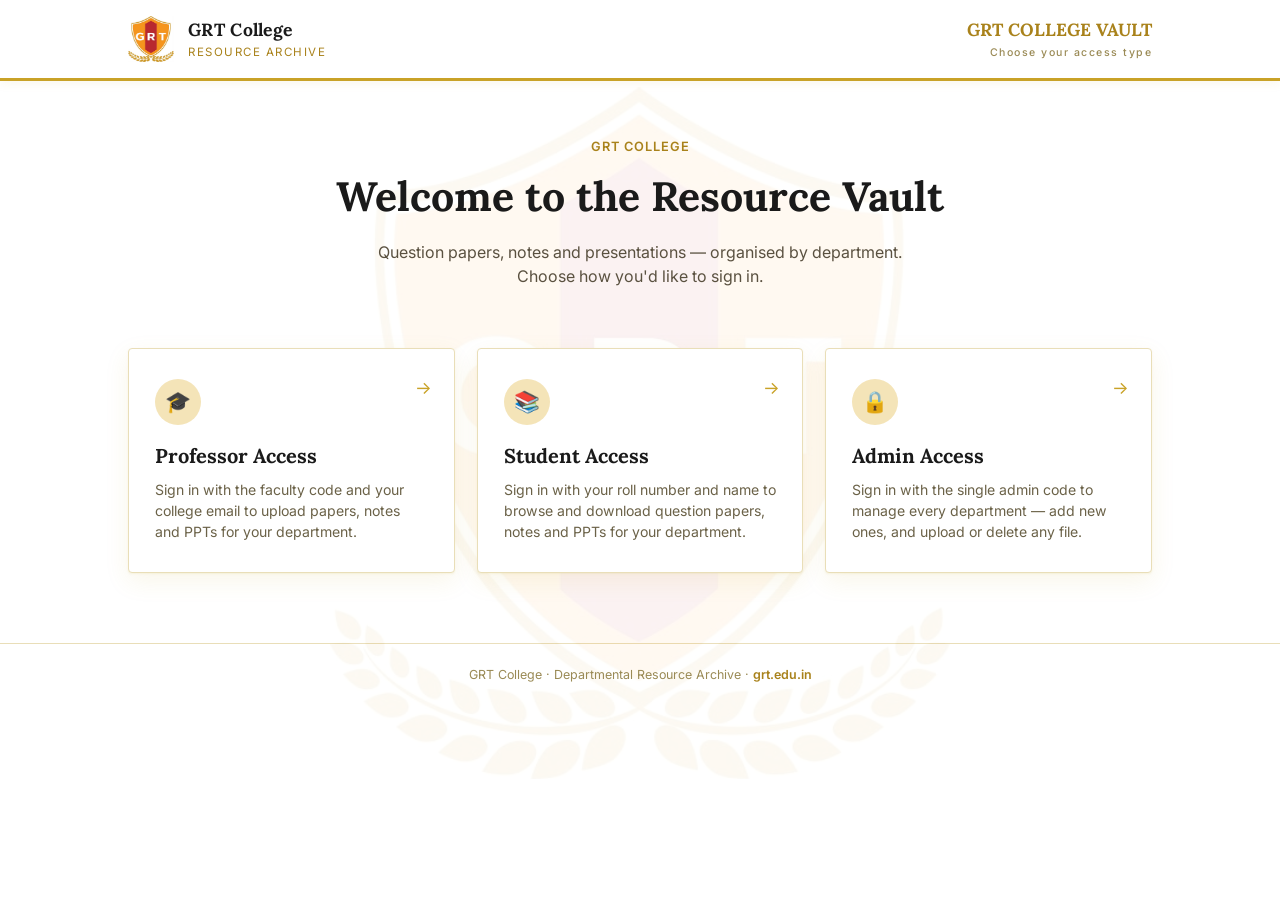
<file: grt-vault/index.html>
<!DOCTYPE html>
<html lang="en">
<head>
<meta charset="UTF-8">
<meta name="viewport" content="width=device-width, initial-scale=1.0">
<title>GRT College — StudyHub</title>
<link rel="icon" href="assets/logo.png">
<link rel="stylesheet" href="css/style.css">
</head>
<body>

<div id="header-mount"></div>

<main class="wrap">
  <section class="hero">
    <div class="eyebrow">GRT COLLEGE</div>
    <h1>Welcome to the Resource Vault</h1>
    <p>Question papers, notes and presentations — organised by department. Choose how you'd like to sign in.</p>
  </section>

  <div class="access-grid">
    <a class="access-card" href="professor-login.html">
      <div class="access-arrow">&rarr;</div>
      <div class="access-icon">&#127891;</div>
      <div class="access-title">Professor Access</div>
      <div class="access-desc">Sign in with the faculty code and your college email to upload papers, notes and PPTs for your department.</div>
    </a>

    <a class="access-card" href="student-login.html">
      <div class="access-arrow">&rarr;</div>
      <div class="access-icon">&#128218;</div>
      <div class="access-title">Student Access</div>
      <div class="access-desc">Sign in with your roll number and name to browse and download question papers, notes and PPTs for your department.</div>
    </a>

    <a class="access-card" href="admin-login.html">
      <div class="access-arrow">&rarr;</div>
      <div class="access-icon">&#128274;</div>
      <div class="access-title">Admin Access</div>
      <div class="access-desc">Sign in with the single admin code to manage every department — add new ones, and upload or delete any file.</div>
    </a>
  </div>
</main>

<div id="footer-mount"></div>

<script src="js/data.js"></script>
<script src="js/app.js"></script>
<script>
  renderHeader(document.getElementById("header-mount"), { label: "GRT COLLEGE VAULT", sub: "Choose your access type" });
  renderFooter(document.getElementById("footer-mount"));
</script>
</body>
</html>
</file>
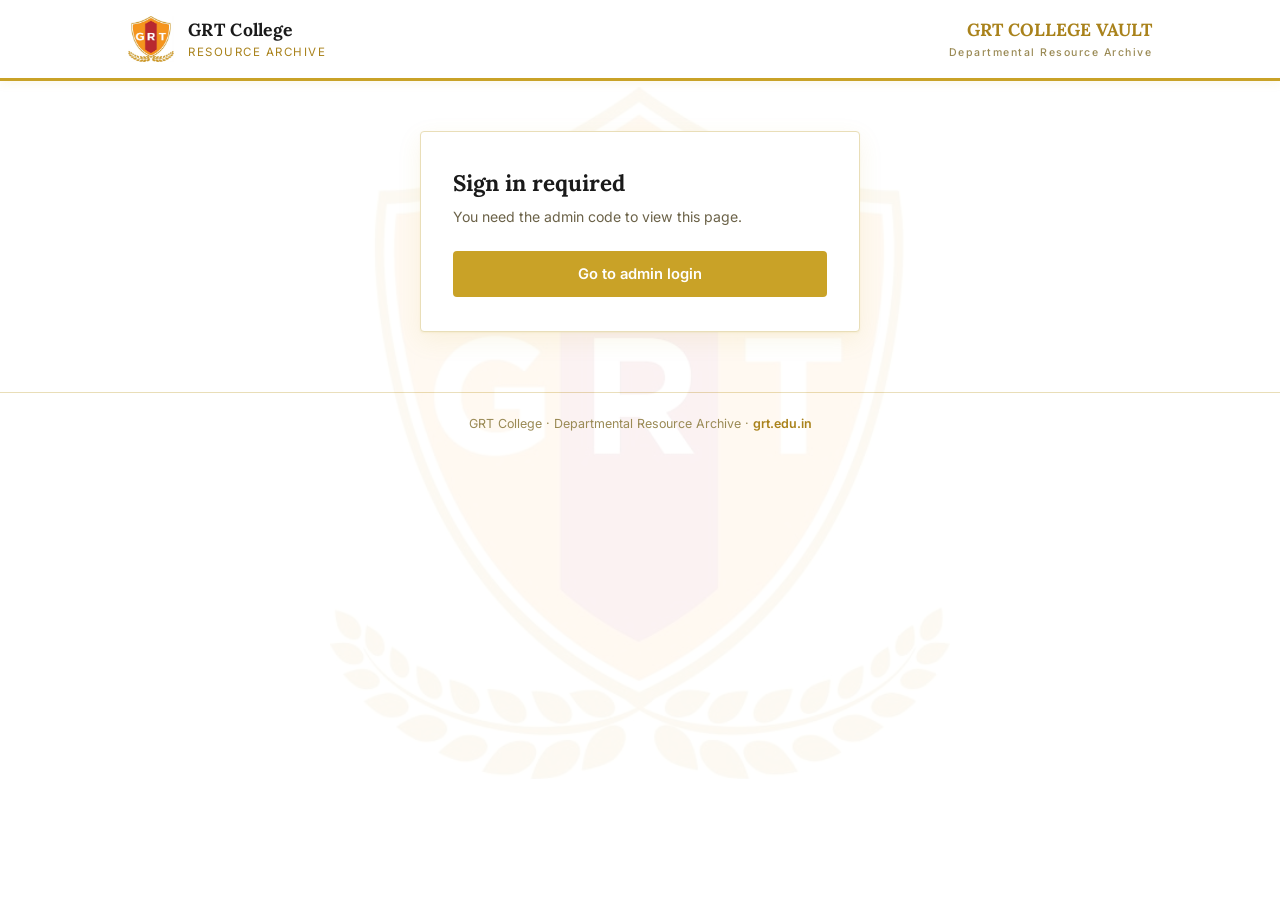
<file: grt-vault/admin-dashboard.html>
<!DOCTYPE html>
<html lang="en">
<head>
<meta charset="UTF-8">
<meta name="viewport" content="width=device-width, initial-scale=1.0">
<title>Admin Dashboard — GRT College Vault</title>
<link rel="icon" href="assets/logo.png">
<link rel="stylesheet" href="css/style.css">
</head>
<body>

<div id="header-mount"></div>

<main class="wrap" id="page-content"></main>

<div id="footer-mount"></div>

<script src="js/data.js"></script>
<script src="js/app.js"></script>
<script>
  const content = document.getElementById("page-content");

  if(getRole() !== "admin"){
    renderHeader(document.getElementById("header-mount"), { label: "GRT COLLEGE VAULT" });
    renderFooter(document.getElementById("footer-mount"));
    content.innerHTML = `
      <div class="panel">
        <h1>Sign in required</h1>
        <p class="sub">You need the admin code to view this page.</p>
        <a class="btn btn-primary btn-block" href="admin-login.html">Go to admin login</a>
      </div>
    `;
  } else {
    renderHeader(document.getElementById("header-mount"), {
      label: "ADMIN DASHBOARD",
      sub: "Full control over every department",
      showLogout: true
    });
    renderFooter(document.getElementById("footer-mount"));

    content.innerHTML = `
      <section class="vault-hero">
        <span class="stamp">ADMIN ACCESS</span>
        <h1>Admin Dashboard</h1>
        <p class="sub">Add new departments below, or open any department to upload and delete its papers, notes and PPTs.</p>
      </section>

      <div class="upload-panel">
        <h2>Add a new department</h2>
        <div class="form-error" id="dept-error"></div>
        <div class="form-success" id="dept-success"></div>
        <form id="dept-form">
          <div class="upload-grid">
            <div class="field">
              <label for="dept-short">Short name</label>
              <input type="text" id="dept-short" placeholder="e.g. CIVIL" required>
            </div>
            <div class="field" style="grid-column: span 2;">
              <label for="dept-full">Full name</label>
              <input type="text" id="dept-full" placeholder="e.g. Civil Engineering" required>
            </div>
            <div style="grid-column: 1 / -1;">
              <button type="submit" class="btn btn-primary">Add department</button>
            </div>
          </div>
        </form>
      </div>

      <div class="section-title">All departments</div>
      <div class="dept-list" id="dept-list"></div>
    `;

    function refreshDeptList(){
      const listMount = document.getElementById("dept-list");
      const depts = getDepartments();
      listMount.innerHTML = depts.map(d => `
        <div class="dept-list-row">
          <div>
            <div class="dl-name">${escapeHtml(d.short)}</div>
            <div class="dl-full">${escapeHtml(d.name)}</div>
          </div>
          <div style="display:flex; gap:8px;">
            <a class="btn btn-ghost btn-small" href="resource-select.html?dept=${d.slug}&role=admin">Manage files</a>
            ${isCustomDepartment(d.slug) ? `<button class="btn btn-danger" data-remove="${d.slug}">Remove</button>` : ""}
          </div>
        </div>
      `).join("");

      listMount.querySelectorAll("[data-remove]").forEach(btn => {
        btn.addEventListener("click", () => {
          const slug = btn.getAttribute("data-remove");
          if(confirm("Remove this department and everything uploaded to it? This can't be undone.")){
            removeDepartment(slug);
            refreshDeptList();
          }
        });
      });
    }
    refreshDeptList();

    const deptForm = document.getElementById("dept-form");
    const deptError = document.getElementById("dept-error");
    const deptSuccess = document.getElementById("dept-success");

    deptForm.addEventListener("submit", (e) => {
      e.preventDefault();
      deptError.style.display = "none";
      deptSuccess.style.display = "none";

      const short = document.getElementById("dept-short").value;
      const full = document.getElementById("dept-full").value;
      const result = addDepartment(short, full);

      if(!result.ok){
        deptError.textContent = result.error;
        deptError.style.display = "block";
        return;
      }

      deptSuccess.textContent = `${short} added successfully.`;
      deptSuccess.style.display = "block";
      deptForm.reset();
      refreshDeptList();
    });
  }
</script>
</body>
</html>
</file>
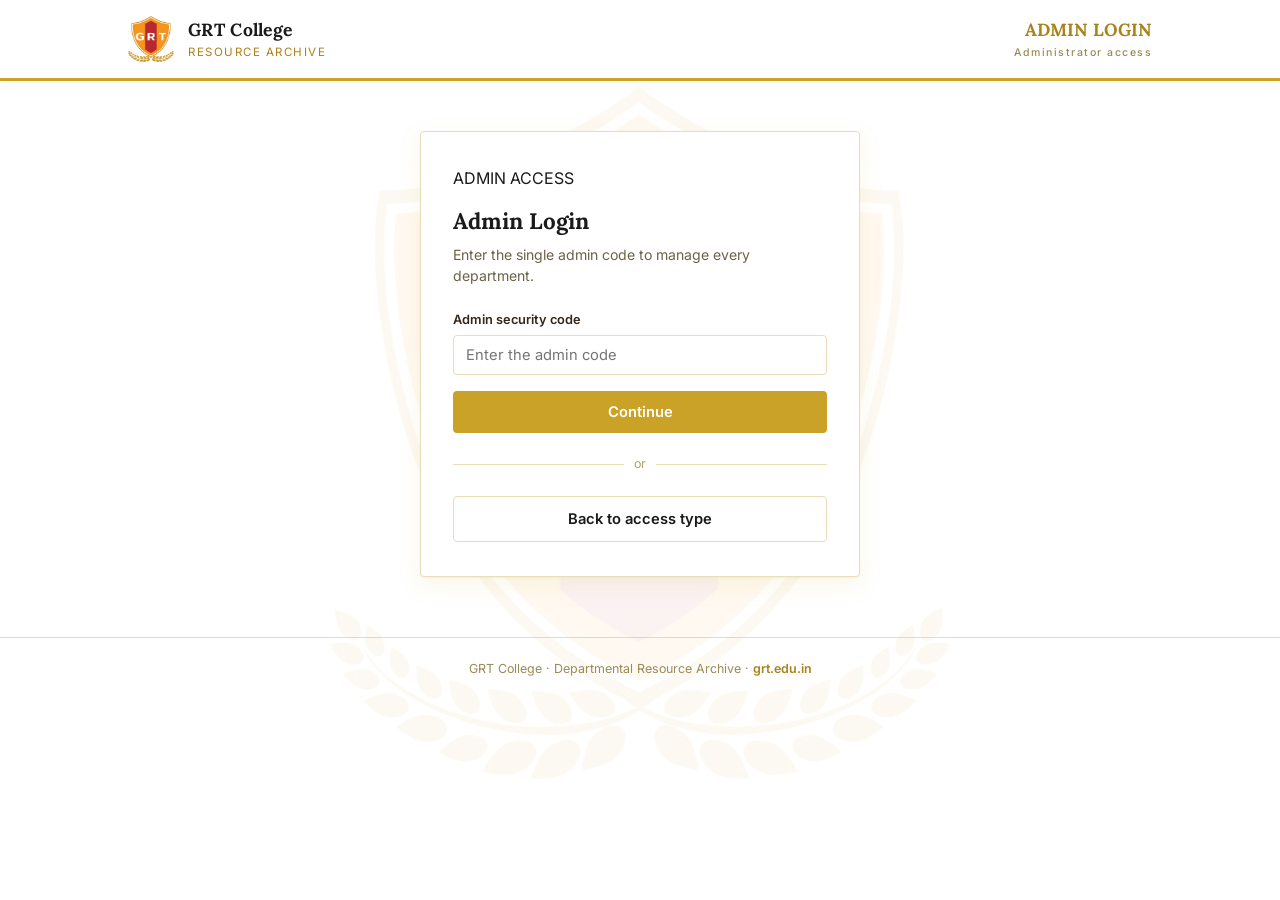
<file: grt-vault/admin-login.html>
<!DOCTYPE html>
<html lang="en">
<head>
<meta charset="UTF-8">
<meta name="viewport" content="width=device-width, initial-scale=1.0">
<title>Admin Login — GRT College Vault</title>
<link rel="icon" href="assets/logo.png">
<link rel="stylesheet" href="css/style.css">
</head>
<body>

<div id="header-mount"></div>

<main class="wrap">
  <div class="panel">
    <span class="stamp">ADMIN ACCESS</span>
    <h1 style="margin-top:14px;">Admin Login</h1>
    <p class="sub">Enter the single admin code to manage every department.</p>

    <div class="form-error" id="form-error"></div>

    <form id="login-form">
      <div class="field">
        <label for="admin-code">Admin security code</label>
        <input type="password" id="admin-code" placeholder="Enter the admin code" required>
      </div>
      <button type="submit" class="btn btn-primary btn-block">Continue</button>
    </form>

    <div class="divider">or</div>
    <a class="btn btn-outline btn-block" href="index.html">Back to access type</a>
  </div>
</main>

<div id="footer-mount"></div>

<script src="js/data.js"></script>
<script src="js/app.js"></script>
<script>
  renderHeader(document.getElementById("header-mount"), { label: "ADMIN LOGIN", sub: "Administrator access" });
  renderFooter(document.getElementById("footer-mount"));

  const form = document.getElementById("login-form");
  const errorBox = document.getElementById("form-error");

  form.addEventListener("submit", (e) => {
    e.preventDefault();
    const entered = document.getElementById("admin-code").value.trim();

    if(entered !== ADMIN_CODE){
      errorBox.textContent = "That admin code isn't right.";
      errorBox.style.display = "block";
      return;
    }

    setAdminLoggedIn();
    window.location.href = "admin-dashboard.html";
  });
</script>
</body>
</html>
</file>
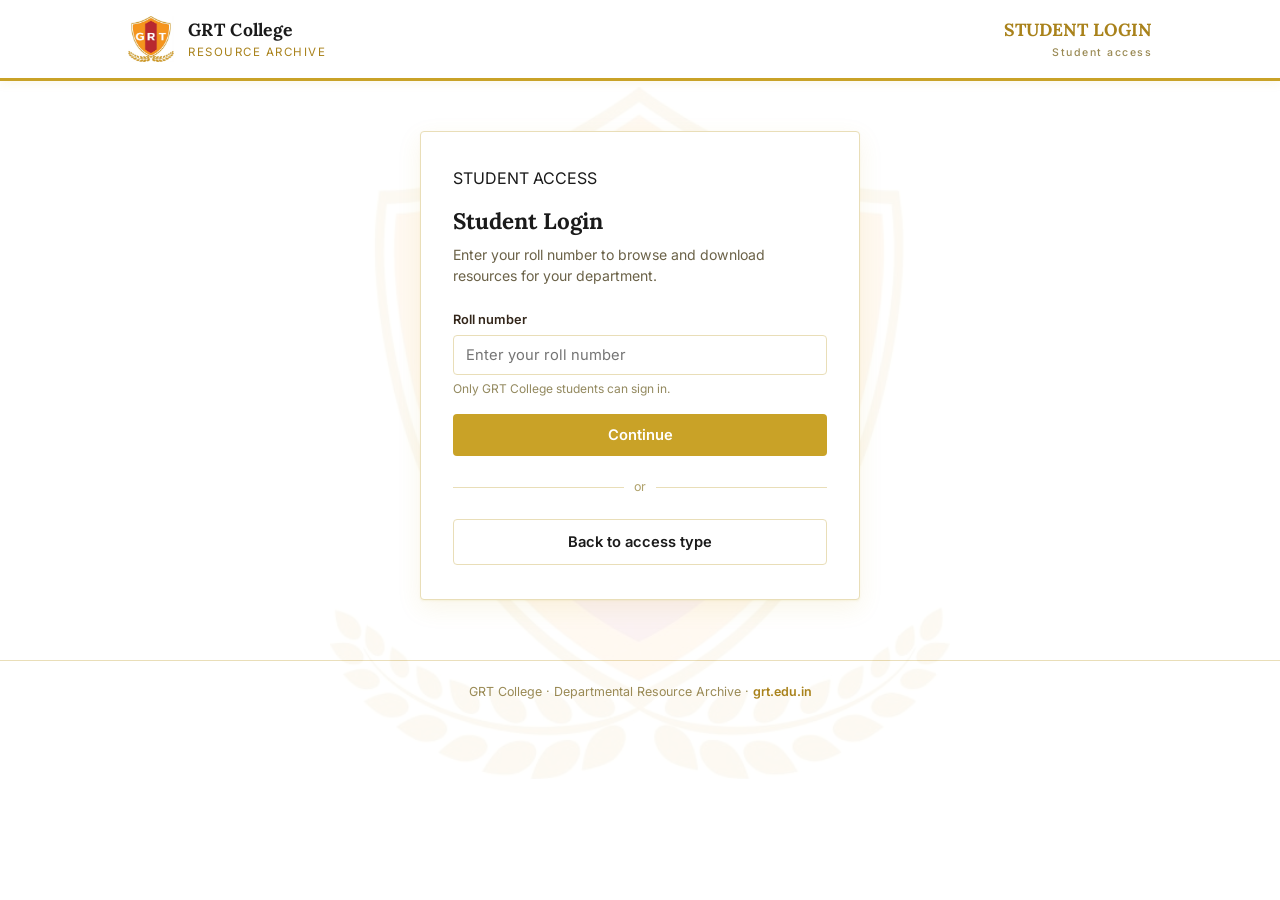
<file: grt-vault/department-select.html>
<!DOCTYPE html>
<html lang="en">
<head>
<meta charset="UTF-8">
<meta name="viewport" content="width=device-width, initial-scale=1.0">
<title>Choose Department — GRT College Vault</title>
<link rel="icon" href="assets/logo.png">
<link rel="stylesheet" href="css/style.css">
</head>
<body>

<div id="header-mount"></div>

<main class="wrap" id="page-content">
  <section class="hero">
    <div class="eyebrow" id="eyebrow-label">GRT COLLEGE</div>
    <h1>Choose your department</h1>
    <p id="hero-copy">Pick a department to continue.</p>
  </section>

  <div class="dept-grid" id="dept-grid"></div>
</main>

<div id="footer-mount"></div>

<script src="js/data.js"></script>
<script src="js/app.js"></script>
<script>
  const role = qs("role") === "professor" ? "professor" : "student";

  if(role === "professor" && getRole() !== "professor"){
    window.location.href = "professor-login.html";
  } else if(role === "student" && getRole() !== "student"){
    window.location.href = "student-login.html";
  } else {
    const isProfessor = role === "professor";

    renderHeader(document.getElementById("header-mount"), {
      label: isProfessor ? "FACULTY UPLOAD DESK" : "STUDENT ACCESS",
      sub: isProfessor ? `Signed in as ${getProfessorEmail()}` : `Signed in as ${getStudentRoll()}`,
      showLogout: true
    });
    renderFooter(document.getElementById("footer-mount"));

    document.getElementById("eyebrow-label").textContent = isProfessor ? "FACULTY ACCESS" : "STUDENT ACCESS";
    document.getElementById("hero-copy").textContent = isProfessor
      ? "Choose the department you teach in to upload papers, notes and PPTs."
      : "Choose your department to browse and download question papers, notes and PPTs.";

    renderDeptGrid(document.getElementById("dept-grid"), getDepartments(), (d) => {
      return isProfessor
        ? `resource-select.html?dept=${d.slug}&role=professor`
        : `resource-select.html?dept=${d.slug}&role=student`;
    });
  }
</script>
</body>
</html>
</file>
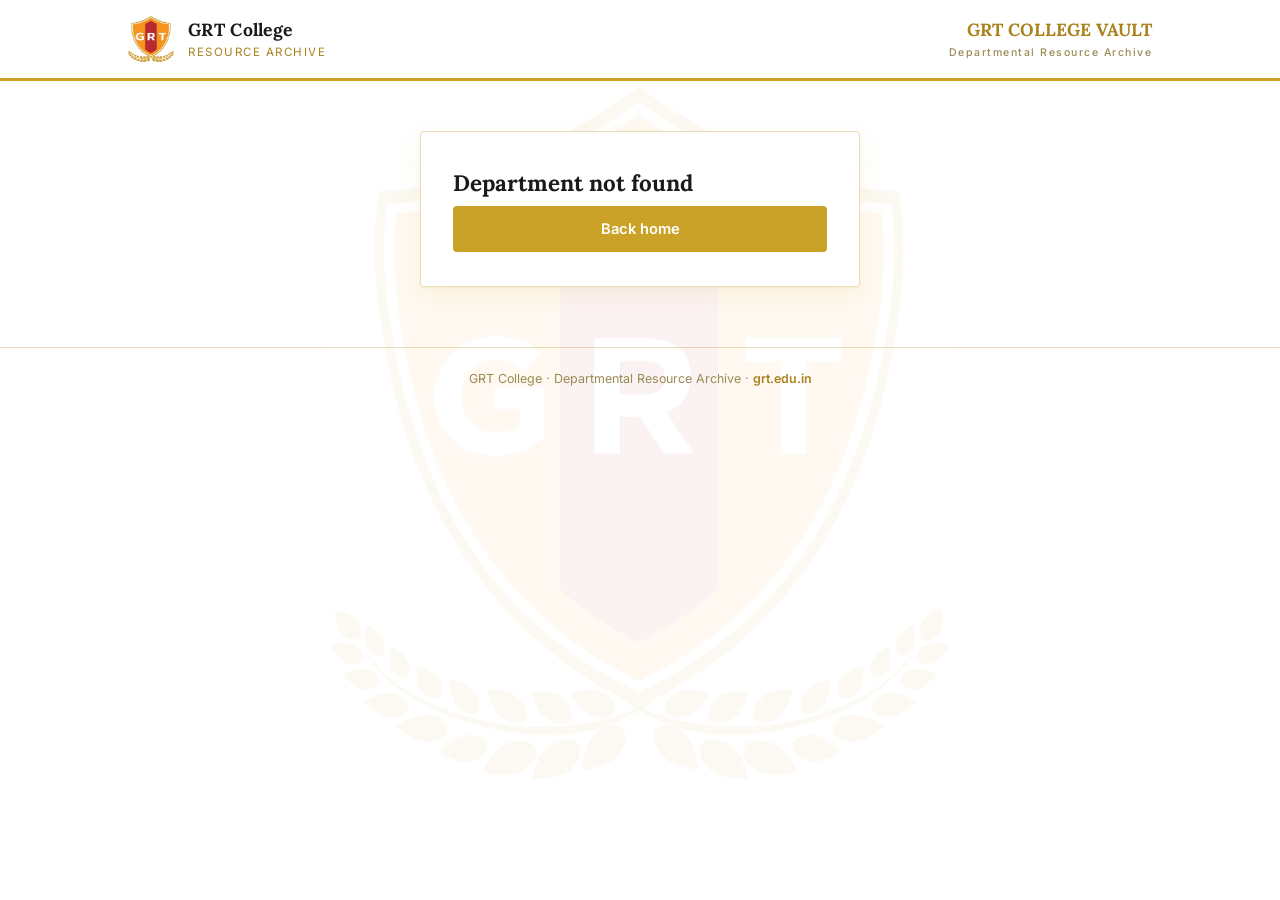
<file: grt-vault/manage.html>
<!DOCTYPE html>
<html lang="en">
<head>
<meta charset="UTF-8">
<meta name="viewport" content="width=device-width, initial-scale=1.0">
<title>Manage Resources — GRT College Vault</title>
<link rel="icon" href="assets/logo.png">
<link rel="stylesheet" href="css/style.css">
</head>
<body>

<div id="header-mount"></div>

<main class="wrap" id="page-content"></main>

<div id="footer-mount"></div>

<script src="js/data.js"></script>
<script src="js/app.js"></script>
<script>
  const slug = qs("dept");
  const dept = getDeptBySlug(slug);
  const role = qs("role") === "admin" ? "admin" : "professor";
  const content = document.getElementById("page-content");

  function needsLogin(){
    return role === "admin" ? getRole() !== "admin" : getRole() !== "professor";
  }

  if(!dept){
    renderHeader(document.getElementById("header-mount"), { label: "GRT COLLEGE VAULT" });
    renderFooter(document.getElementById("footer-mount"));
    content.innerHTML = `
      <div class="panel">
        <h1>Department not found</h1>
        <a class="btn btn-primary btn-block" href="index.html">Back home</a>
      </div>
    `;
  } else if(needsLogin()){
    renderHeader(document.getElementById("header-mount"), { label: "GRT COLLEGE VAULT" });
    renderFooter(document.getElementById("footer-mount"));
    const loginPage = role === "admin" ? "admin-login.html" : "professor-login.html";
    content.innerHTML = `
      <div class="panel">
        <h1>Sign in required</h1>
        <p class="sub">You need to log in first to manage the ${dept.short} vault.</p>
        <a class="btn btn-primary btn-block" href="${loginPage}">Go to login</a>
      </div>
    `;
  } else {
    const isAdmin = role === "admin";

    renderHeader(document.getElementById("header-mount"), {
      label: `${dept.short} UPLOAD DESK`,
      sub: isAdmin ? "Admin — full access" : `Signed in as ${getProfessorEmail()}`,
      showLogout: true
    });
    renderFooter(document.getElementById("footer-mount"));

    const backHref = isAdmin ? "admin-dashboard.html" : "department-select.html?role=professor";
    const backLabel = isAdmin ? "Back to admin dashboard" : "Change department";

    content.innerHTML = `
      <section class="vault-hero">
        <span class="stamp">${isAdmin ? "ADMIN DASHBOARD" : "FACULTY DASHBOARD"}</span>
        <h1>${dept.short} Upload Desk</h1>
        <p class="sub">Papers, notes and PPTs you upload here appear immediately in the ${dept.short} student vault.</p>
        <div class="actions-row">
          <a class="btn btn-ghost" href="${backHref}">${backLabel}</a>
        </div>
      </section>

      <div class="upload-panel">
        <h2>Upload a resource</h2>
        <div class="form-error" id="upload-error"></div>
        <form id="upload-form">
          <div class="upload-grid">
            <div class="field">
              <label for="category">Resource type</label>
              <select id="category">
                ${CATEGORIES.map(c => `<option value="${c.value}">${c.label}</option>`).join("")}
              </select>
            </div>
            <div class="field" id="examtype-field">
              <label for="examtype">Exam type</label>
              <select id="examtype">
                ${EXAM_TYPES.map(e => `<option value="${e.value}">${e.label}</option>`).join("")}
              </select>
            </div>
            <div class="field" style="grid-column: 1 / -1;">
              <label for="title">Title / paper name</label>
              <input type="text" id="title" placeholder="e.g. Data Structures — Mid Semester 1" required>
            </div>
            <div class="field">
              <label for="year">Year (e.g. 2025)</label>
              <input type="text" id="year" placeholder="e.g. 2025" required>
            </div>
            <div class="field">
              <label for="semester">Semester</label>
              <select id="semester">
                ${SEMESTERS.map(s => `<option value="${s.value}">${s.label}</option>`).join("")}
              </select>
            </div>
            <div class="field" style="grid-column: 1 / -1;">
              <label for="file">File <span id="accept-hint"></span></label>
              <input type="file" id="file" required>
            </div>
            <div style="grid-column: 1 / -1;">
              <button type="submit" class="btn btn-primary">Upload</button>
            </div>
          </div>
        </form>
      </div>

      <div class="tab-row" id="tab-row"></div>
      <div class="section-title">Previously uploaded — ${dept.short}</div>
      <div class="ledger" id="ledger-mount"></div>
    `;

    let activeTab = getCategory(qs("cat")).value;

    const categorySel = document.getElementById("category");
    categorySel.value = activeTab;
    const examField = document.getElementById("examtype-field");
    const fileInput = document.getElementById("file");
    const acceptHint = document.getElementById("accept-hint");

    function syncCategoryUI(){
      const cat = getCategory(categorySel.value);
      examField.style.display = cat.value === "paper" ? "block" : "none";
      fileInput.setAttribute("accept", cat.accept);
      acceptHint.textContent = `(${cat.acceptLabel})`;
    }
    categorySel.addEventListener("change", syncCategoryUI);
    syncCategoryUI();

    function renderTabs(){
      const tabRow = document.getElementById("tab-row");
      tabRow.innerHTML = CATEGORIES.map(c => `
        <button class="tab-btn ${c.value === activeTab ? "active" : ""}" data-cat="${c.value}">${c.label}</button>
      `).join("");
      tabRow.querySelectorAll("[data-cat]").forEach(btn => {
        btn.addEventListener("click", () => {
          activeTab = btn.getAttribute("data-cat");
          renderTabs();
          refreshLedger();
        });
      });
    }

    function refreshLedger(){
      renderLedger(document.getElementById("ledger-mount"), getResources(dept.slug, activeTab), {
        showDelete: true,
        onDelete: (id) => { deleteResource(dept.slug, id); refreshLedger(); }
      });
    }

    renderTabs();
    refreshLedger();

    const form = document.getElementById("upload-form");
    const errorBox = document.getElementById("upload-error");

    form.addEventListener("submit", async (e) => {
      e.preventDefault();
      errorBox.style.display = "none";

      const category = categorySel.value;
      const cat = getCategory(category);
      const examType = category === "paper" ? document.getElementById("examtype").value : null;
      const title = document.getElementById("title").value.trim();
      const year = document.getElementById("year").value.trim();
      const semester = document.getElementById("semester").value;
      const file = fileInput.files[0];

      if(!file){
        errorBox.textContent = "Please choose a file.";
        errorBox.style.display = "block";
        return;
      }

      const okType =
        cat.value === "ppt"
          ? /\.(ppt|pptx|pdf)$/i.test(file.name)
          : file.type === "application/pdf" || /\.pdf$/i.test(file.name);

      if(!okType){
        errorBox.textContent = cat.value === "ppt" ? "Only PPT or PDF files are accepted." : "Only PDF files are accepted.";
        errorBox.style.display = "block";
        return;
      }

      try{
        const dataUrl = await fileToDataUrl(file);
        addResource(dept.slug, {
          id: `${Date.now()}`,
          category,
          examType,
          title, year, semester,
          fileName: file.name,
          dataUrl,
          uploadedAt: new Date().toISOString()
        });
        form.reset();
        syncCategoryUI();
        activeTab = category;
        renderTabs();
        refreshLedger();
        showToast("Upload successful!");
      }catch(err){
        errorBox.textContent = "Couldn't read that file. Please try again.";
        errorBox.style.display = "block";
      }
    });
  }
</script>
</body>
</html>
</file>
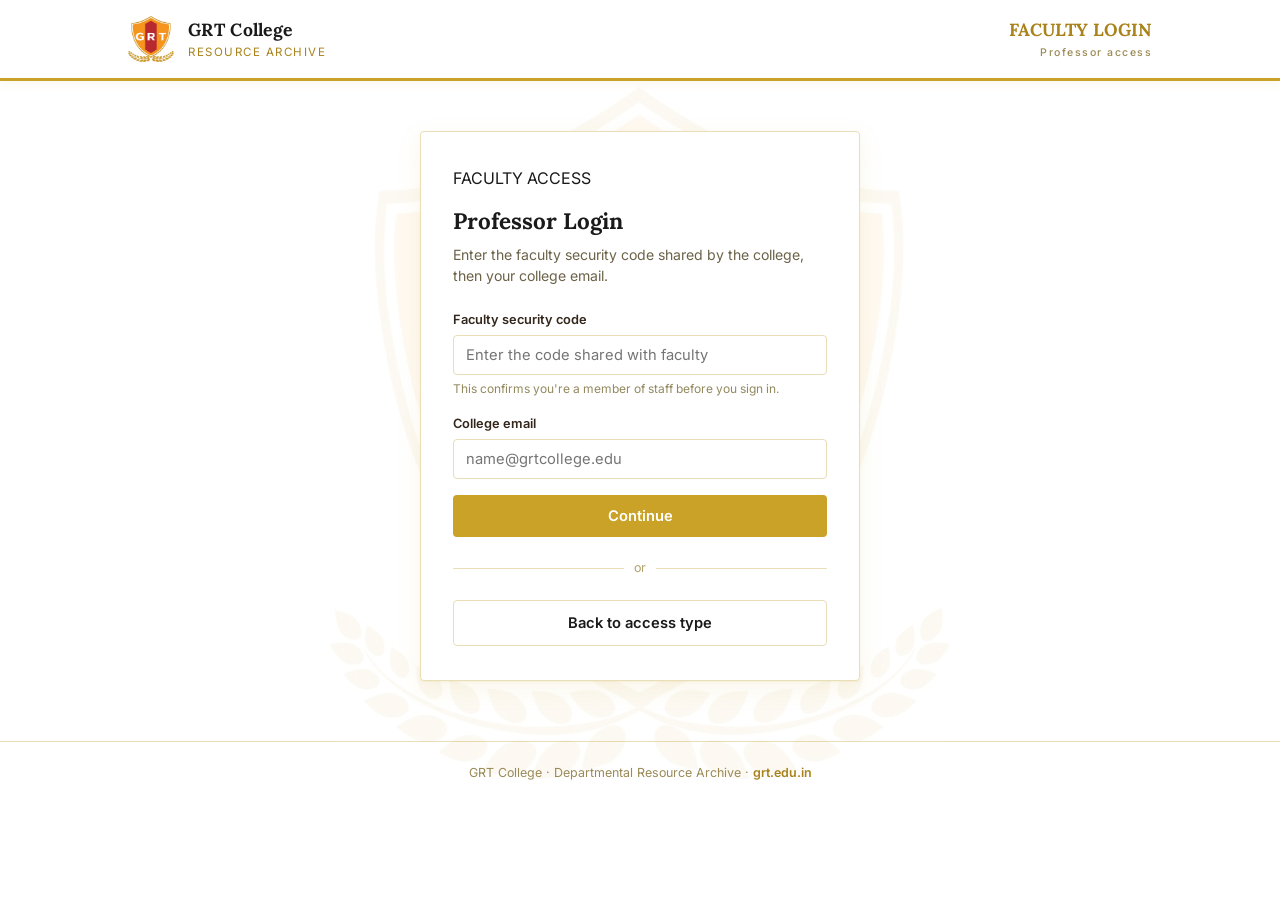
<file: grt-vault/professor-login.html>
<!DOCTYPE html>
<html lang="en">
<head>
<meta charset="UTF-8">
<meta name="viewport" content="width=device-width, initial-scale=1.0">
<title>Professor Login — GRT College Vault</title>
<link rel="icon" href="assets/logo.png">
<link rel="stylesheet" href="css/style.css">
</head>
<body>

<div id="header-mount"></div>

<main class="wrap">
  <div class="panel">
    <span class="stamp">FACULTY ACCESS</span>
    <h1 style="margin-top:14px;">Professor Login</h1>
    <p class="sub">Enter the faculty security code shared by the college, then your college email.</p>

    <div class="form-error" id="form-error"></div>

    <form id="login-form">
      <div class="field">
        <label for="fac-code">Faculty security code</label>
        <input type="password" id="fac-code" placeholder="Enter the code shared with faculty" required>
        <small>This confirms you're a member of staff before you sign in.</small>
      </div>
      <div class="field">
        <label for="email">College email</label>
        <input type="email" id="email" placeholder="name@grtcollege.edu" required>
      </div>
      <button type="submit" class="btn btn-primary btn-block">Continue</button>
    </form>

    <div class="divider">or</div>
    <a class="btn btn-outline btn-block" href="index.html">Back to access type</a>
  </div>
</main>

<div id="footer-mount"></div>

<script src="js/data.js"></script>
<script src="js/app.js"></script>
<script>
  renderHeader(document.getElementById("header-mount"), { label: "FACULTY LOGIN", sub: "Professor access" });
  renderFooter(document.getElementById("footer-mount"));

  const form = document.getElementById("login-form");
  const errorBox = document.getElementById("form-error");

  form.addEventListener("submit", (e) => {
    e.preventDefault();
    const enteredCode = document.getElementById("fac-code").value.trim();
    const email = document.getElementById("email").value.trim();

    if(enteredCode !== PROFESSOR_CODE){
      errorBox.textContent = "That faculty code isn't right. Check with the college and try again.";
      errorBox.style.display = "block";
      return;
    }
    if(!email){
      errorBox.textContent = "Please enter your college email.";
      errorBox.style.display = "block";
      return;
    }

    setProfessorLoggedIn(email);
    window.location.href = "department-select.html?role=professor";
  });
</script>
</body>
</html>
</file>
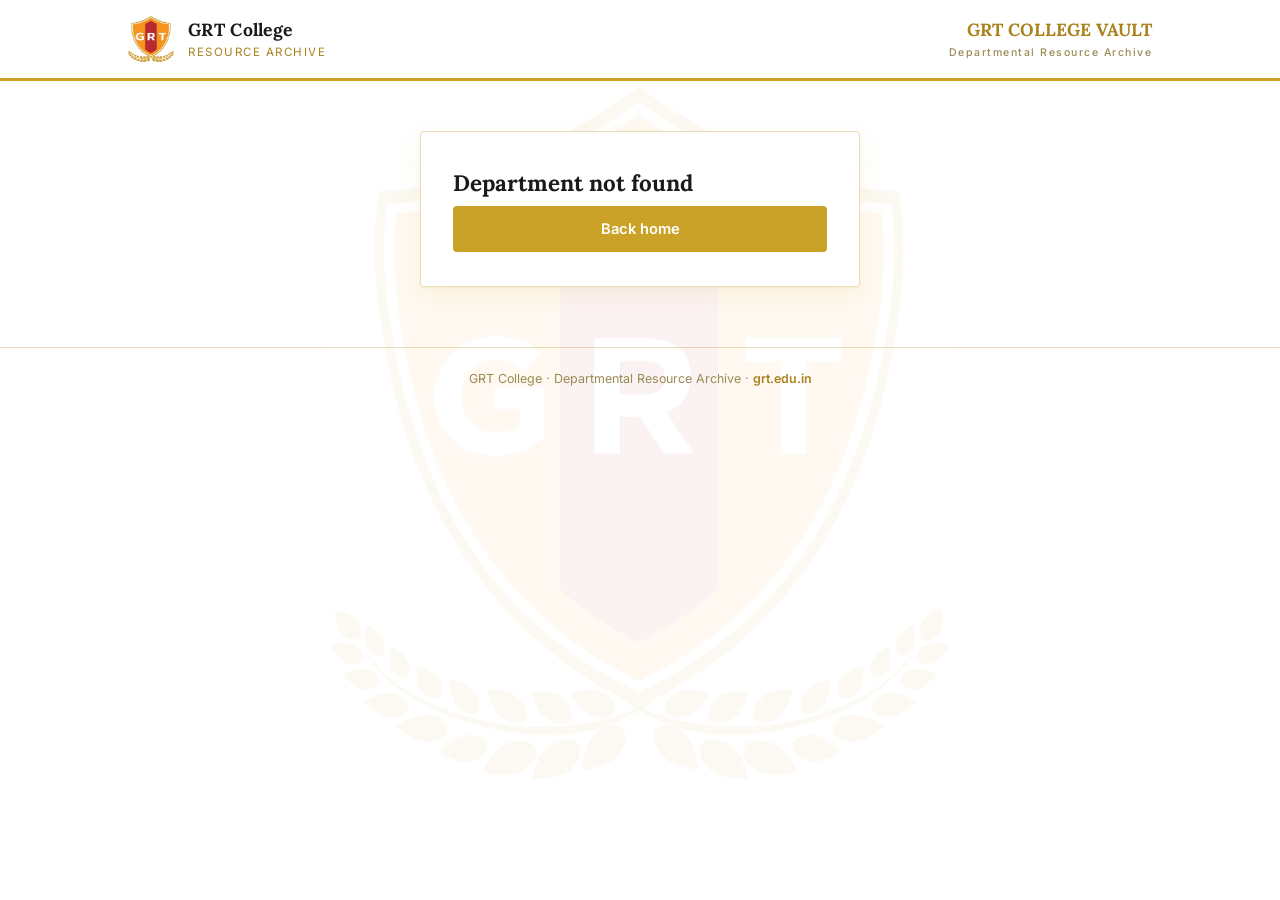
<file: grt-vault/resource-select.html>
<!DOCTYPE html>
<html lang="en">
<head>
<meta charset="UTF-8">
<meta name="viewport" content="width=device-width, initial-scale=1.0">
<title>Choose Resource Type — GRT College Vault</title>
<link rel="icon" href="assets/logo.png">
<link rel="stylesheet" href="css/style.css">
</head>
<body>

<div id="header-mount"></div>

<main class="wrap" id="page-content"></main>

<div id="footer-mount"></div>

<script src="js/data.js"></script>
<script src="js/app.js"></script>
<script>
  const slug = qs("dept");
  const dept = getDeptBySlug(slug);
  const role = qs("role") === "admin" ? "admin" : (qs("role") === "professor" ? "professor" : "student");
  const content = document.getElementById("page-content");

  function needsLogin(){
    if(role === "professor") return getRole() !== "professor";
    if(role === "admin") return getRole() !== "admin";
    if(role === "student") return getRole() !== "student";
    return false;
  }

  if(!dept){
    renderHeader(document.getElementById("header-mount"), { label: "GRT COLLEGE VAULT" });
    renderFooter(document.getElementById("footer-mount"));
    content.innerHTML = `
      <div class="panel">
        <h1>Department not found</h1>
        <a class="btn btn-primary btn-block" href="index.html">Back home</a>
      </div>
    `;
  } else if(needsLogin()){
    renderHeader(document.getElementById("header-mount"), { label: "GRT COLLEGE VAULT" });
    renderFooter(document.getElementById("footer-mount"));
    const loginPage = role === "admin" ? "admin-login.html" : role === "professor" ? "professor-login.html" : "student-login.html";
    content.innerHTML = `
      <div class="panel">
        <h1>Sign in required</h1>
        <a class="btn btn-primary btn-block" href="${loginPage}">Go to login</a>
      </div>
    `;
  } else {
    const isUpload = role === "professor" || role === "admin";

    renderHeader(document.getElementById("header-mount"), {
      label: `${dept.short} DEPARTMENT`,
      sub: role === "student" ? `${dept.name} — Signed in as ${getStudentRoll()}` : dept.name,
      showLogout: true
    });
    renderFooter(document.getElementById("footer-mount"));

    const backHref = role === "professor"
      ? "department-select.html?role=professor"
      : role === "admin"
        ? "admin-dashboard.html"
        : "department-select.html?role=student";

    content.innerHTML = `
      <section class="hero">
        <div class="eyebrow">${dept.short} &middot; ${escapeHtml(dept.name)}</div>
        <h1>What would you like to ${isUpload ? "manage" : "get"}?</h1>
        <p>${isUpload ? "Choose which kind of resource you want to upload or remove." : "Choose which kind of resource you want to browse and download."}</p>
      </section>

      <div class="access-grid" id="resource-grid"></div>

      <div class="actions-row" style="justify-content:center;">
        <a class="btn btn-ghost" href="${backHref}">&larr; Change department</a>
      </div>
    `;

    const icons = { paper: "&#128220;", note: "&#128221;", ppt: "&#128202;" };
    const descriptions = {
      paper: isUpload ? "Upload previous years' Assessment 1, Assessment 2, Model, University and Arrear question papers." : "Browse and download previous years' Assessment 1, Assessment 2, Model, University and Arrear question papers.",
      note:  isUpload ? "Upload lecture notes and study material for your subjects." : "Browse and download lecture notes and study material.",
      ppt:   isUpload ? "Upload lecture PPTs and presentation slides." : "Browse and download lecture PPTs and presentation slides.",
    };

    const grid = document.getElementById("resource-grid");
    grid.innerHTML = CATEGORIES.map(c => {
      const href = role === "student"
        ? `vault.html?dept=${dept.slug}&cat=${c.value}`
        : `manage.html?dept=${dept.slug}&role=${role}&cat=${c.value}`;
      return `
        <a class="access-card" href="${href}">
          <div class="access-arrow">&rarr;</div>
          <div class="access-icon">${icons[c.value]}</div>
          <div class="access-title">${c.label}</div>
          <div class="access-desc">${descriptions[c.value]}</div>
        </a>
      `;
    }).join("");
  }
</script>
</body>
</html>
</file>
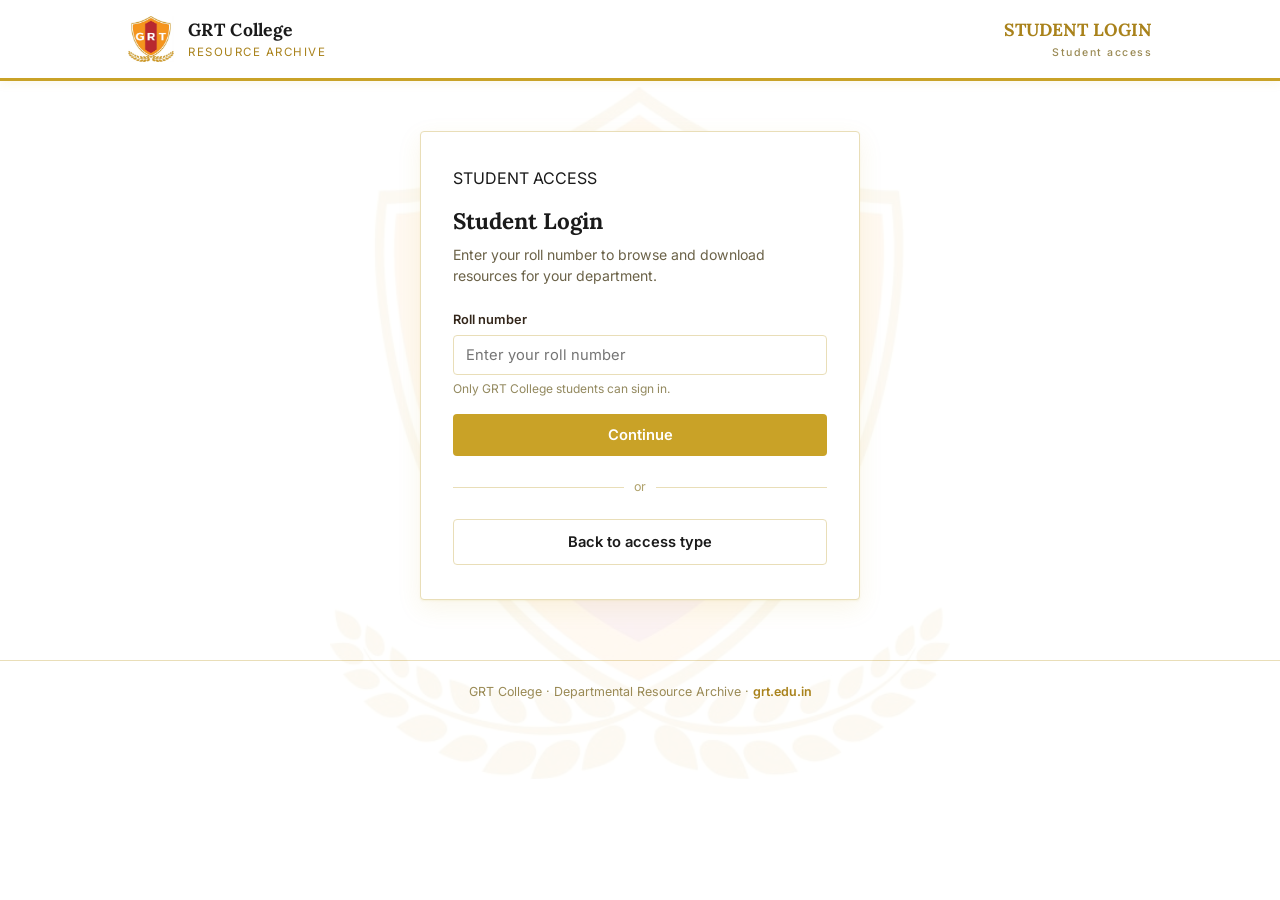
<file: grt-vault/student-login.html>
<!DOCTYPE html>
<html lang="en">
<head>
<meta charset="UTF-8">
<meta name="viewport" content="width=device-width, initial-scale=1.0">
<title>Student Login — GRT College Vault</title>
<link rel="icon" href="assets/logo.png">
<link rel="stylesheet" href="css/style.css">
</head>
<body>

<div id="header-mount"></div>

<main class="wrap">
  <div class="panel">
    <span class="stamp">STUDENT ACCESS</span>
    <h1 style="margin-top:14px;">Student Login</h1>
    <p class="sub">Enter your roll number to browse and download resources for your department.</p>

    <div class="form-error" id="form-error"></div>

    <form id="login-form">
      <div class="field">
        <label for="roll">Roll number</label>
        <input type="text" id="roll" placeholder="Enter your roll number" required>
        <small>Only GRT College students can sign in.</small>
      </div>
      <button type="submit" class="btn btn-primary btn-block">Continue</button>
    </form>

    <div class="divider">or</div>
    <a class="btn btn-outline btn-block" href="index.html">Back to access type</a>
  </div>
</main>

<div id="footer-mount"></div>

<script src="js/data.js"></script>
<script src="js/app.js"></script>
<script>
  renderHeader(document.getElementById("header-mount"), { label: "STUDENT LOGIN", sub: "Student access" });
  renderFooter(document.getElementById("footer-mount"));

  const form = document.getElementById("login-form");
  const errorBox = document.getElementById("form-error");

  form.addEventListener("submit", (e) => {
    e.preventDefault();
    const roll = document.getElementById("roll").value.trim();

    if(!roll){
      errorBox.textContent = "Please enter your roll number.";
      errorBox.style.display = "block";
      return;
    }
    if(!isValidStudentRoll(roll)){
      errorBox.textContent = "Incorrect roll number. Please check and try again.";
      errorBox.style.display = "block";
      return; 
    }

    setStudentLoggedIn(roll);
    window.location.href = "department-select.html?role=student";
  });
</script>
</body>
</html>
</file>
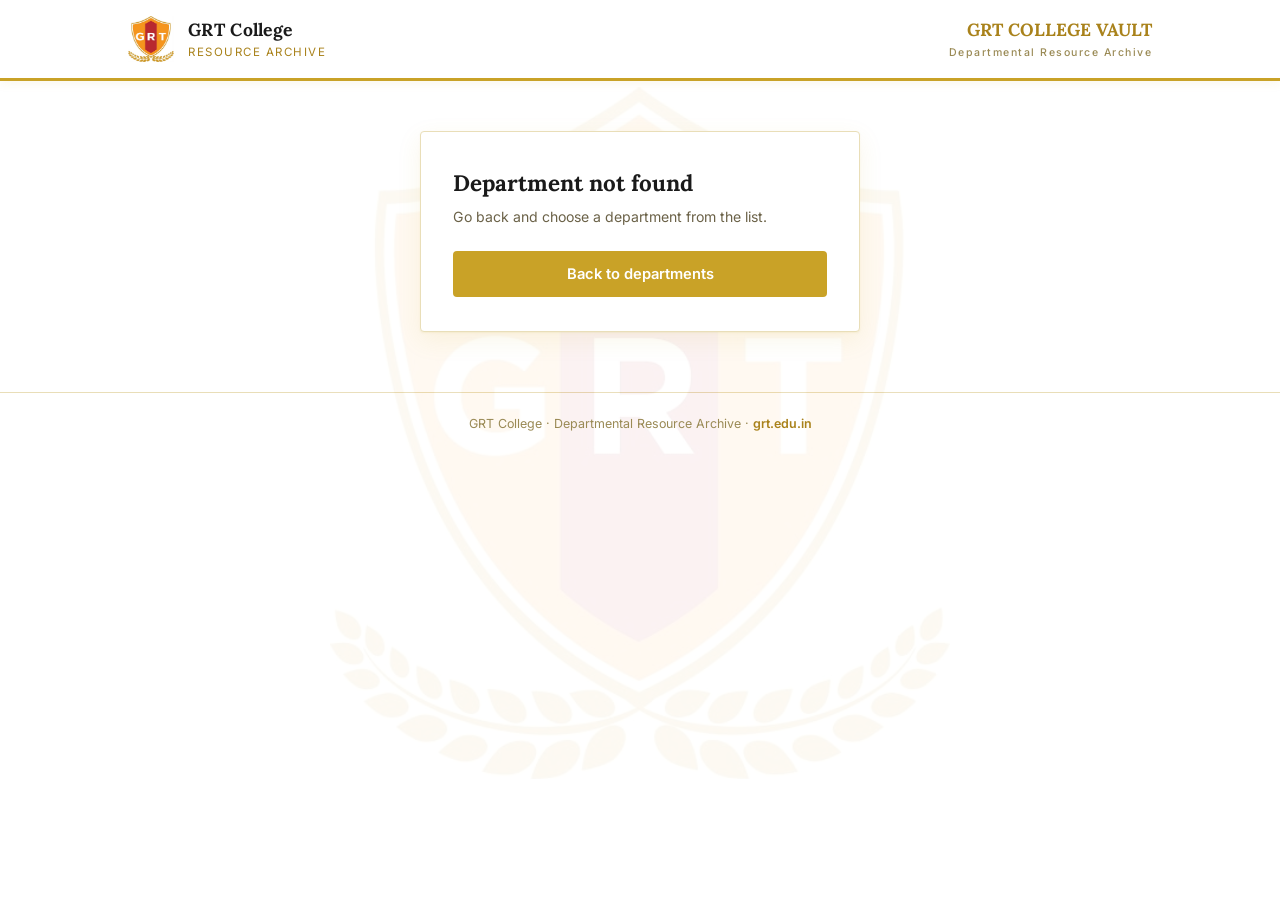
<file: grt-vault/vault.html>
<!DOCTYPE html>
<html lang="en">
<head>
<meta charset="UTF-8">
<meta name="viewport" content="width=device-width, initial-scale=1.0">
<title>Department Vault — GRT College</title>
<link rel="icon" href="assets/logo.png">
<link rel="stylesheet" href="css/style.css">
</head>
<body>

<div id="header-mount"></div>

<main class="wrap" id="page-content"></main>

<div id="footer-mount"></div>

<script src="js/data.js"></script>
<script src="js/app.js"></script>
<script>
  const slug = qs("dept");
  const dept = getDeptBySlug(slug);
  const content = document.getElementById("page-content");

  if(!dept){
    renderHeader(document.getElementById("header-mount"), { label: "GRT COLLEGE VAULT" });
    renderFooter(document.getElementById("footer-mount"));
    content.innerHTML = `
      <div class="panel">
        <h1>Department not found</h1>
        <p class="sub">Go back and choose a department from the list.</p>
        <a class="btn btn-primary btn-block" href="department-select.html?role=student">Back to departments</a>
      </div>
    `;
  } else if(getRole() !== "student"){
    renderHeader(document.getElementById("header-mount"), { label: "GRT COLLEGE VAULT" });
    renderFooter(document.getElementById("footer-mount"));
    content.innerHTML = `
      <div class="panel">
        <h1>Sign in required</h1>
        <p class="sub">You need to log in with your roll number and name to view the ${dept.short} vault.</p>
        <a class="btn btn-primary btn-block" href="student-login.html">Go to student login</a>
      </div>
    `;
  } else {
    renderHeader(document.getElementById("header-mount"), {
      label: `${dept.short} DEPARTMENT VAULT`,
      sub: `Signed in as ${getStudentRoll()}`,
      showLogout: true
    });
    renderFooter(document.getElementById("footer-mount"));

    content.innerHTML = `
      <section class="vault-hero">
        <span class="stamp">STUDENT ACCESS</span>
        <h1>${dept.short} Department Vault</h1>
        <p class="sub">${dept.name} &mdash; browse and download question papers, notes and PPTs.</p>
        <div class="actions-row">
          <a class="btn btn-ghost" href="department-select.html?role=student">Change department</a>
        </div>
      </section>

      <div class="tab-row" id="tab-row"></div>
      <div class="toolbar" id="toolbar-mount"></div>
      <div class="ledger" id="ledger-mount"></div>
    `;

    let activeCategory = getCategory(qs("cat")).value;

    function renderTabs(){
      const tabRow = document.getElementById("tab-row");
      tabRow.innerHTML = CATEGORIES.map(c => `
        <button class="tab-btn ${c.value === activeCategory ? "active" : ""}" data-cat="${c.value}">${c.label}</button>
      `).join("");
      tabRow.querySelectorAll("[data-cat]").forEach(btn => {
        btn.addEventListener("click", () => {
          activeCategory = btn.getAttribute("data-cat");
          renderTabs();
          setupToolbar();
        });
      });
    }

    function setupToolbar(){
      const toolbarMount = document.getElementById("toolbar-mount");
      renderToolbar(toolbarMount, { withExamType: activeCategory === "paper" });
      refresh();

      ["f-search", "f-year", "f-sem", "f-examtype"].forEach(id => {
        const el = document.getElementById(id);
        if(el) el.addEventListener(id === "f-search" ? "input" : "change", refresh);
      });
    }

    function refresh(){
      const list = getResources(dept.slug, activeCategory);
      populateFilterOptions(list);
      const filtered = applyFilters(list);
      renderLedger(document.getElementById("ledger-mount"), filtered, { showDelete: false, showView: true });
    }

    renderTabs();
    setupToolbar();
  }
</script>
</body>
</html>
</file>
<file: grt-vault/css/style.css>
@import url('https://fonts.googleapis.com/css2?family=Lora:wght@500;600;700&family=Inter:wght@400;500;600&display=swap');

:root{
  --ink:        #1A1A1A;  
  --ink-2:      #33261A;   
  --paper:      #FFFFFF;   
  --paper-2:    #FFFFFF;   
  --paper-tint: #FFFBF0;   
  --gold:       #C9A227;   
  --gold-2:     #A9821B;   
  --gold-soft:  #F4E4B8;   
  --line:       #E9DEB8;   
  --danger:     #A33A3A;

  --font-display: 'Lora', Georgia, 'Times New Roman', serif;
  --font-body:    'Inter', system-ui, -apple-system, sans-serif;

  --radius: 4px;
  --shadow: 0 1px 2px rgba(201,162,39,0.10), 0 8px 24px rgba(201,162,39,0.10);
}

*{ box-sizing: border-box; }
html,body{ margin:0; padding:0; }

body{
  font-family: var(--font-body);
  color: var(--ink);
  background: var(--paper);
  line-height: 1.5;
  min-height: 100vh;
  position: relative;
}


body::before{
  content:"";
  position: fixed;
  inset: 0;
  background-image: url('../assets/logo.png');
  background-repeat: no-repeat;
  background-position: center 42%;
  background-size: min(58vw, 620px);
  opacity: 0.06;
  pointer-events: none;
  z-index: 0;
}

a{ color: inherit; }
img{ max-width: 100%; display:block; }

.wrap{
  position: relative;
  z-index: 1;
  max-width: 1080px;
  margin: 0 auto;
  padding: 0 28px;
}


.site-header{
  background: #FFFFFF;
  color: var(--ink);
  border-bottom: 3px solid var(--gold);
  box-shadow: 0 2px 10px rgba(201,162,39,0.10);
}
.site-header .wrap{
  display:flex;
  align-items:center;
  justify-content: space-between;
  gap: 20px;
  padding-top: 16px;
  padding-bottom: 16px;
  flex-wrap: wrap;
}
.brand{
  display:flex;
  align-items:center;
  gap: 14px;
  text-decoration:none;
  color: inherit;
}
.brand img{ height: 46px; width: 46px; }
.brand-text .college-name{
  font-family: var(--font-display);
  font-weight: 700;
  font-size: 1.1rem;
  letter-spacing: 0.3px;
  color: var(--ink);
}
.brand-text .college-sub{
  font-size: 0.72rem;
  color: var(--gold-2);
  letter-spacing: 1.5px;
}
.header-right{
  display:flex;
  align-items:center;
  gap: 16px;
}
.vault-title{
  font-family: var(--font-display);
  font-weight: 700;
  font-size: 1.1rem;
  color: var(--gold-2);
  text-align: right;
}
.vault-title small{
  display:block;
  font-family: var(--font-body);
  font-weight: 500;
  font-size: 0.66rem;
  color: #9A8A55;
  letter-spacing: 1.5px;
  margin-top: 2px;
}


.btn{
  display: inline-flex;
  align-items: center;
  justify-content: center;
  gap: 8px;
  padding: 11px 22px;
  font-family: var(--font-body);
  font-weight: 600;
  font-size: 0.92rem;
  border-radius: var(--radius);
  border: 1px solid transparent;
  cursor: pointer;
  text-decoration: none;
  transition: background 0.15s ease, border-color 0.15s ease, color 0.15s ease;
}
.btn-primary{ background: var(--gold); color: #FFFFFF; }
.btn-primary:hover{ background: var(--gold-2); }
.btn-outline{ background: transparent; color: var(--ink); border-color: var(--line); }
.btn-outline:hover{ border-color: var(--gold); color: var(--gold-2); }
.btn-ghost{ background: transparent; color: var(--ink); border-color: var(--line); }
.btn-ghost:hover{ border-color: var(--gold); color: var(--gold-2); background: var(--paper-tint); }
.btn-danger{ background: transparent; color: var(--danger); border-color: rgba(163,58,58,0.35); padding: 6px 12px; font-size: 0.8rem; }
.btn-danger:hover{ background: rgba(163,58,58,0.07); }
.btn-block{ width: 100%; }
.btn-small{ padding: 7px 14px; font-size: 0.82rem; }
.btn[disabled]{ opacity: 0.5; cursor: not-allowed; }


.hero{
  padding: 56px 0 20px;
  text-align: center;
}
.hero .eyebrow{
  color: var(--gold-2);
  font-size: 0.8rem;
  font-weight: 600;
  letter-spacing: 1px;
}
.hero h1{
  font-family: var(--font-display);
  font-size: clamp(1.8rem, 3.2vw, 2.6rem);
  margin: 10px 0 12px;
  color: var(--ink);
}
.hero p{
  max-width: 560px;
  margin: 0 auto;
  color: #5A5140;
}


.access-grid{
  display: grid;
  grid-template-columns: repeat(auto-fit, minmax(240px, 1fr));
  gap: 22px;
  margin: 40px 0 70px;
}
.access-card{
  background: var(--paper-2);
  border: 1px solid var(--line);
  border-radius: var(--radius);
  padding: 30px 26px;
  text-align: left;
  text-decoration: none;
  color: var(--ink);
  box-shadow: var(--shadow);
  position: relative;
  transition: border-color 0.15s ease, transform 0.15s ease, box-shadow 0.15s ease;
}
.access-card:hover{ border-color: var(--gold); transform: translateY(-3px); box-shadow: 0 12px 30px rgba(201,162,39,0.18); }
.access-card .access-icon{
  width: 46px; height: 46px;
  border-radius: 50%;
  background: var(--gold-soft);
  color: var(--gold-2);
  display:flex; align-items:center; justify-content:center;
  font-size: 1.3rem;
  margin-bottom: 16px;
}
.access-card .access-title{
  font-family: var(--font-display);
  font-size: 1.25rem;
  font-weight: 700;
  color: var(--ink);
}
.access-card .access-desc{
  margin-top: 8px;
  font-size: 0.88rem;
  color: #6B6248;
}
.access-card .access-arrow{
  position:absolute; top:26px; right:22px;
  color: var(--gold);
  font-size: 1.1rem;
}


.dept-grid{
  display: grid;
  grid-template-columns: repeat(auto-fit, minmax(230px, 1fr));
  gap: 18px;
  margin: 36px 0 64px;
}
.dept-card{
  background: var(--paper-2);
  border: 1px solid var(--line);
  border-radius: var(--radius);
  padding: 24px 20px;
  text-align: left;
  text-decoration: none;
  color: var(--ink);
  box-shadow: var(--shadow);
  position: relative;
  transition: border-color 0.15s ease, transform 0.15s ease;
}
.dept-card:hover{ border-color: var(--gold); transform: translateY(-2px); }
.dept-card .dept-short{
  font-family: var(--font-display);
  font-size: 1.5rem;
  font-weight: 700;
  color: var(--gold-2);
}
.dept-card .dept-full{
  margin-top: 6px;
  font-size: 0.85rem;
  color: #6B6248;
}
.dept-card .dept-arrow{
  position:absolute; top:22px; right:20px;
  color: var(--gold);
  font-size: 1.1rem;
}


.vault-hero{
  padding: 40px 0 8px;
}
.vault-hero .stamp{
  display:inline-block;
  border: 2px solid var(--gold);
  color: var(--gold-2);
  font-family: var(--font-display);
  font-weight: 700;
  letter-spacing: 2px;
  font-size: 0.72rem;
  padding: 5px 12px;
  border-radius: 2px;
  transform: rotate(-1deg);
  background: var(--paper-tint);
}
.vault-hero h1{
  font-family: var(--font-display);
  font-size: clamp(1.6rem, 2.8vw, 2.2rem);
  margin: 14px 0 4px;
}
.vault-hero p.sub{ color:#6B6248; margin: 0 0 22px; }

.actions-row{
  display:flex; flex-wrap:wrap; gap: 12px; margin-bottom: 30px;
}


.tab-row{
  display:flex; flex-wrap:wrap; gap: 8px;
  margin: 6px 0 20px;
}
.tab-btn{
  padding: 9px 18px;
  border-radius: 999px;
  border: 1px solid var(--line);
  background: #fff;
  color: var(--ink);
  font-weight: 600;
  font-size: 0.85rem;
  cursor: pointer;
}
.tab-btn.active{
  background: var(--gold);
  border-color: var(--gold);
  color: #fff;
}


.toolbar{
  display:flex; flex-wrap: wrap; gap: 12px; align-items:center;
  margin: 6px 0 22px;
  padding: 14px 16px;
  background: var(--paper-2);
  border: 1px solid var(--line);
  border-radius: var(--radius);
}
.toolbar input[type="search"],
.toolbar select{
  border: 1px solid var(--line);
  background: #fff;
  border-radius: var(--radius);
  padding: 9px 12px;
  font-family: var(--font-body);
  font-size: 0.9rem;
  color: var(--ink);
}
.toolbar input[type="search"]{ flex: 1; min-width: 180px; }


.ledger{
  border: 1px solid var(--line);
  border-radius: var(--radius);
  overflow: hidden;
  background: var(--paper-2);
  margin-bottom: 50px;
}
.ledger-row{
  display:grid;
  grid-template-columns: 1fr 110px 130px 170px;
  gap: 14px;
  align-items:center;
  padding: 14px 18px;
  border-bottom: 1px solid var(--line);
}
.ledger-row:last-child{ border-bottom: none; }
.ledger-row.head{
  background: var(--gold-soft);
  color: var(--ink-2);
  font-size: 0.72rem;
  letter-spacing: 1px;
  font-weight: 700;
  text-transform: uppercase;
}
.ledger-row .paper-title{ font-weight: 600; }
.ledger-row .paper-meta{ font-size: 0.78rem; color:#7A7052; margin-top:2px; display:flex; align-items:center; gap:8px; flex-wrap:wrap; }
.ledger-row .col-label{ display: none; }
.tag{
  display:inline-block;
  background: var(--gold-soft);
  color: var(--gold-2);
  font-size: 0.7rem;
  font-weight: 700;
  padding: 2px 8px;
  border-radius: 999px;
}
.ledger-empty{
  padding: 40px 20px;
  text-align:center;
  color: #8A8062;
  font-size: 0.92rem;
}


.panel{
  max-width: 440px;
  margin: 50px auto;
  background: var(--paper-2);
  border: 1px solid var(--line);
  border-radius: var(--radius);
  box-shadow: var(--shadow);
  padding: 34px 32px;
}
.panel h1{
  font-family: var(--font-display);
  font-size: 1.4rem;
  margin: 0 0 6px;
}
.panel p.sub{ color:#6B6248; font-size: 0.88rem; margin: 0 0 24px; }
.field{ margin-bottom: 16px; }
.field label{
  display:block;
  font-size: 0.8rem;
  font-weight: 600;
  color: var(--ink-2);
  margin-bottom: 6px;
}
.field input, .field select{
  width: 100%;
  padding: 10px 12px;
  border: 1px solid var(--line);
  border-radius: var(--radius);
  font-family: var(--font-body);
  font-size: 0.92rem;
  background: #fff;
  color: var(--ink);
}
.field small{ display:block; margin-top:5px; color:#93895f; font-size:0.75rem; }
.divider{
  display:flex; align-items:center; gap: 10px;
  color:#B0A26B; font-size: 0.78rem;
  margin: 22px 0;
}
.divider::before, .divider::after{ content:""; flex:1; height:1px; background: var(--line); }
.form-error{
  background: rgba(163,58,58,0.08);
  border: 1px solid rgba(163,58,58,0.25);
  color: var(--danger);
  font-size: 0.84rem;
  padding: 10px 12px;
  border-radius: var(--radius);
  margin-bottom: 16px;
  display:none;
}
.form-success{
  background: rgba(90,140,90,0.10);
  border: 1px solid rgba(90,140,90,0.3);
  color: #3E7A3E;
  font-size: 0.84rem;
  padding: 10px 12px;
  border-radius: var(--radius);
  margin-bottom: 16px;
  display:none;
}
.form-note{
  background: var(--paper-tint);
  border: 1px solid var(--line);
  color: var(--gold-2);
  font-size: 0.8rem;
  padding: 10px 12px;
  border-radius: var(--radius);
  margin-top: 18px;
}


.upload-panel{
  background: var(--paper-2);
  border: 1px solid var(--line);
  border-radius: var(--radius);
  padding: 26px;
  margin-bottom: 34px;
}
.upload-panel h2{
  font-family: var(--font-display);
  font-size: 1.15rem;
  margin: 0 0 18px;
}
.upload-grid{
  display:grid;
  grid-template-columns: repeat(auto-fit, minmax(160px,1fr));
  gap: 14px;
  align-items: end;
}
.section-title{
  font-family: var(--font-display);
  font-size: 1.1rem;
  margin: 0 0 16px;
  display:flex; align-items:center; justify-content: space-between;
}
.session-bar{
  display:flex; align-items:center; justify-content:space-between; flex-wrap: wrap; gap: 10px;
  padding: 10px 16px;
  background: var(--paper-tint);
  border: 1px solid var(--line);
  border-radius: var(--radius);
  font-size: 0.85rem;
  margin-bottom: 26px;
}


.dept-list{
  border: 1px solid var(--line);
  border-radius: var(--radius);
  overflow: hidden;
  background: var(--paper-2);
  margin-bottom: 40px;
}
.dept-list-row{
  display:flex; align-items:center; justify-content:space-between; flex-wrap: wrap; gap: 10px;
  padding: 14px 18px;
  border-bottom: 1px solid var(--line);
}
.dept-list-row:last-child{ border-bottom: none; }
.dept-list-row .dl-name{ font-weight: 600; }
.dept-list-row .dl-full{ font-size: 0.8rem; color:#7A7052; }


.site-footer{
  border-top: 1px solid var(--line);
  margin-top: 60px;
  padding: 22px 0 40px;
  text-align:center;
  font-size: 0.78rem;
  color: #9A8A55;
}
.site-footer a{
  color: var(--gold-2);
  font-weight: 600;
  text-decoration: none;
}
.site-footer a:hover{ text-decoration: underline; }


.toast{
  position: fixed;
  left: 50%;
  bottom: 30px;
  transform: translateX(-50%) translateY(16px);
  background: var(--ink);
  color: #FFF8E7;
  padding: 12px 24px;
  border-radius: 999px;
  font-family: var(--font-body);
  font-weight: 600;
  font-size: 0.88rem;
  border: 1px solid var(--gold);
  box-shadow: 0 10px 30px rgba(0,0,0,0.25);
  opacity: 0;
  pointer-events: none;
  transition: opacity 0.25s ease, transform 0.25s ease;
  z-index: 999;
}
.toast.show{
  opacity: 1;
  transform: translateX(-50%) translateY(0);
}

@media (max-width: 640px){
  .ledger-row{ grid-template-columns: 1fr; gap: 6px; }
  .ledger-row.head{ display:none; }
  .ledger-row .col-label{ display:inline-block; font-size:0.68rem; letter-spacing: 0.5px; text-transform:uppercase; color: var(--gold-2); margin-right: 6px; }
}
</file>
